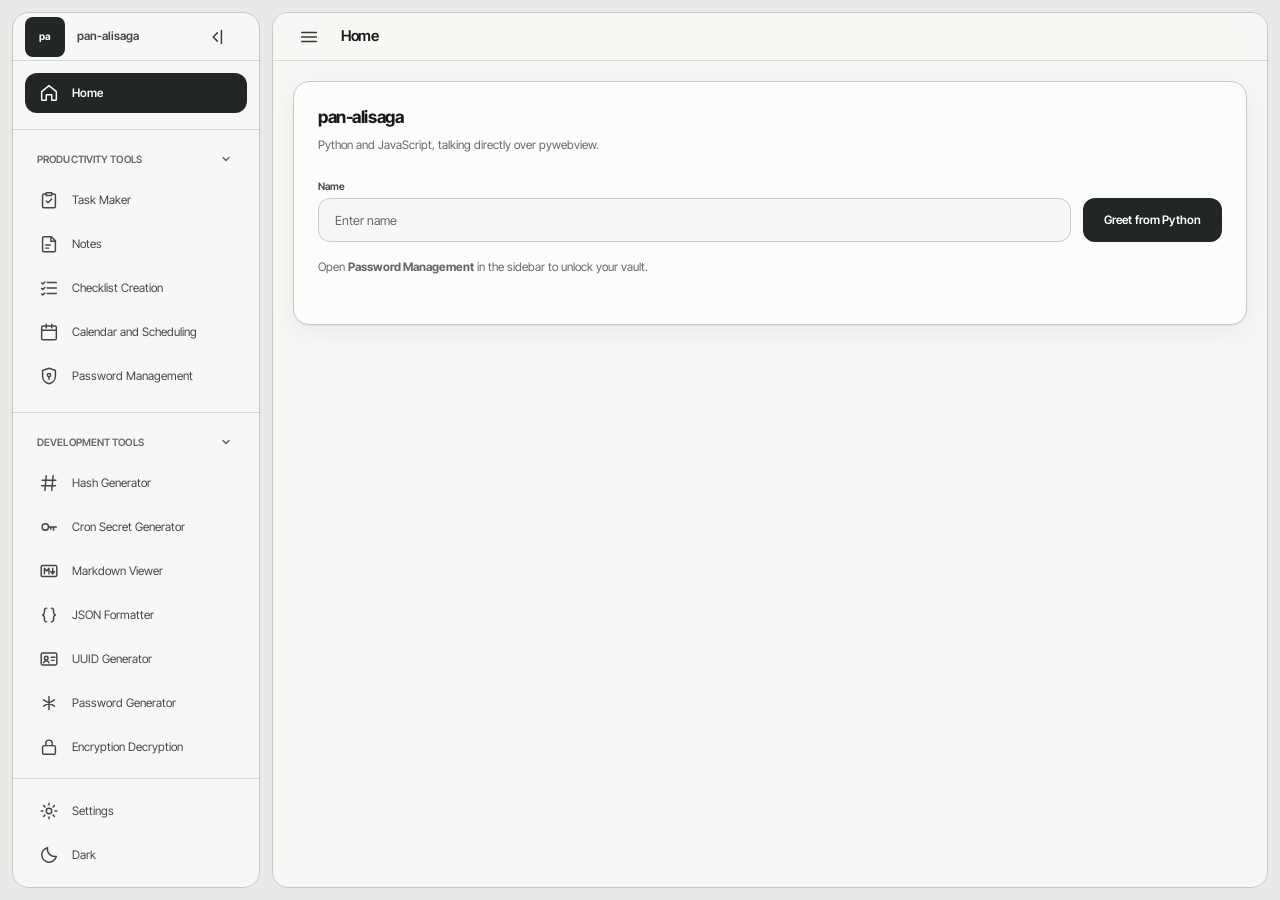
<file: frontend/index.html>
<!DOCTYPE html>
<html lang="en" data-theme="light">
<head>
    <meta charset="UTF-8">
    <meta name="viewport" content="width=device-width, initial-scale=1">
    <title>pan-alisaga</title>
    <link rel="icon" type="image/svg+xml" href="favicon.svg">
    <link rel="stylesheet" href="css/fonts.css">
    <link rel="stylesheet" href="css/tokens.css">
    <link rel="stylesheet" href="css/base.css">
    <link rel="stylesheet" href="css/layout.css">
    <link rel="stylesheet" href="css/components/sidebar.css">
    <link rel="stylesheet" href="css/components/button.css">
    <link rel="stylesheet" href="css/components/card.css">
    <link rel="stylesheet" href="css/components/field.css">
    <link rel="stylesheet" href="css/components/calendar.css">
    <link rel="stylesheet" href="css/components/vault.css">
    <link rel="stylesheet" href="css/components/notes.css">
    <link rel="stylesheet" href="css/components/checklist.css">
    <link rel="stylesheet" href="css/components/dialog.css">
    <link rel="stylesheet" href="css/components/tasks.css">
</head>
<body>
    <div class="app" id="app" data-nav="rail" data-nav-open="false">

        <aside class="sidebar" id="sidebar" aria-label="Main">
            <div class="sidebar__header">
                <span class="sidebar__mark" aria-hidden="true">pa</span>
                <span class="sidebar__brand">pan-alisaga</span>
                <button class="icon-btn sidebar__collapse" type="button" id="sidebarCollapse"
                        aria-label="Minimise sidebar" title="Minimise sidebar">
                    <svg class="icon-btn__glyph" viewBox="0 0 24 24" fill="none" stroke="currentColor" stroke-width="1.6" stroke-linecap="round" stroke-linejoin="round" aria-hidden="true">
                        <path d="M14.5 7.5L10 12l4.5 4.5"/>
                        <path d="M19 5v14"/>
                    </svg>
                </button>
            </div>

            <nav class="sidebar__nav" id="nav" aria-label="Tools"></nav>

            <div class="sidebar__footer">
                <div id="navFooter"></div>
                <button class="nav-item" type="button" id="themeToggle" data-theme-toggle title="Toggle theme">
                    <svg class="nav-item__icon" viewBox="0 0 24 24" fill="none" stroke="currentColor" stroke-width="1.6" stroke-linecap="round" stroke-linejoin="round" aria-hidden="true">
                        <path d="M20 13.5A8 8 0 0 1 10.5 4a8 8 0 1 0 9.5 9.5z"/>
                    </svg>
                    <span class="nav-item__label" data-theme-label>Dark</span>
                </button>
            </div>
        </aside>

        <div class="scrim" id="scrim"></div>

        <div class="shell">
            <header class="app-bar">
                <button class="icon-btn" type="button" id="navToggle" aria-label="Toggle navigation" aria-expanded="false">
                    <svg class="icon-btn__glyph" viewBox="0 0 24 24" fill="none" stroke="currentColor" stroke-width="1.6" stroke-linecap="round" aria-hidden="true">
                        <path d="M4 7h16M4 12h16M4 17h16"/>
                    </svg>
                </button>
                <h1 class="app-bar__title" id="viewTitle">Home</h1>
            </header>

            <main class="content">
                <div class="content__inner">

                    <section class="view" data-view="home">
                        <div class="card">
                            <h2 class="card__title">pan-alisaga</h2>
                            <p class="card__subtitle">Python and JavaScript, talking directly over pywebview.</p>
                            <div class="field">
                                <label class="label" for="nameInput">Name</label>
                                <div class="field__row">
                                    <input id="nameInput" class="input" placeholder="Enter name" />
                                    <button id="greetBtn" class="btn btn--primary" type="button">Greet from Python</button>
                                </div>
                            </div>
                            <p id="output" class="output" hidden></p>
                            <p class="card__subtitle" style="margin-top:16px">
                                Open <strong>Password Management</strong> in the sidebar to unlock your vault.
                            </p>
                        </div>
                    </section>

                    <section class="view" data-view="tool" hidden></section>

                    <section class="view" data-view="settings" hidden>
                        <div class="card">
                            <h2 class="card__title">Appearance</h2>
                            <p class="card__subtitle">The switch drives tokens on the root element.</p>
                            <div class="setting">
                                <div class="setting__text">
                                    <div class="setting__label">Theme</div>
                                    <div class="setting__hint">Swaps the data-theme token set.</div>
                                </div>
                                <button class="btn btn--ghost" type="button" data-theme-toggle>
                                    <span data-theme-label>Dark</span>
                                </button>
                            </div>
                        </div>
                    </section>

                </div>
            </main>
        </div>
    </div>

    <div class="toasts" id="toasts"></div>

    <!-- Classic scripts in dependency order. Views are loaded only once ported
         to this pywebview build; unported tools show the router's "Not built
         yet" placeholder. -->
    <script src="js/focus.js"></script>
    <script src="js/theme.js"></script>
    <script src="js/tools.js"></script>
    <script src="js/nav.js"></script>
    <script src="js/sidebar.js"></script>
    <script src="js/card-menu.js"></script>
    <script src="js/dialog.js"></script>
    <script src="js/notes-app.js"></script>
    <script src="js/router.js"></script>
    <script src="js/bridge.js"></script>
    <script src="js/toast.js"></script>
    <script src="js/views/passwords.js"></script>
    <script src="js/views/calendar.js"></script>
    <script src="js/checklist-app.js"></script>
    <script src="js/tasks-app.js"></script>
    <script src="js/app.js"></script>
</body>
</html>
</file>
<file: frontend/css/fonts.css>
/* Inter Tight, bundled locally rather than pulled from a CDN so the app
   renders identically offline. One variable file per subset covers 400-700,
   so no separate bold face is needed. */

@font-face {
  font-family: "Inter Tight";
  font-style: normal;
  font-weight: 400 700;
  font-display: swap;
  src: url("../assets/fonts/inter-tight-latin.woff2") format("woff2");
  unicode-range: U+0000-00FF, U+0131, U+0152-0153, U+02BB-02BC, U+02C6, U+02DA, U+02DC,
    U+0304, U+0308, U+0329, U+2000-206F, U+20AC, U+2122, U+2191, U+2193,
    U+2212, U+2215, U+FEFF, U+FFFD;
}

@font-face {
  font-family: "Inter Tight";
  font-style: normal;
  font-weight: 400 700;
  font-display: swap;
  src: url("../assets/fonts/inter-tight-latin-ext.woff2") format("woff2");
  unicode-range: U+0100-02BA, U+02BD-02C5, U+02C7-02CC, U+02CE-02D7, U+02DD-02FF, U+0304,
    U+0308, U+0329, U+1D00-1DBF, U+1E00-1E9F, U+1EF2-1EFF, U+2020, U+20A0-20AB,
    U+20AD-20C0, U+2113, U+2C60-2C7F, U+A720-A7FF;
}
</file>
<file: frontend/css/tokens.css>
:root {
  color-scheme: light;

  /* Neutral primitives */
  --sg-white: #ffffff;
  --sg-gray-025: #fcfcfa;
  --sg-gray-050: #f7f8f5;
  --sg-gray-075: #f2f3f0;
  --sg-gray-100: #e9ebe7;
  --sg-gray-200: #d7dbd5;
  --sg-gray-300: #bec4bd;
  --sg-gray-400: #9ca59e;
  --sg-gray-500: #747d77;
  --sg-gray-600: #555d58;
  --sg-gray-700: #3b413d;
  --sg-gray-800: #252a27;
  --sg-gray-900: #161a18;

  /* Functional primitives */
  --sg-blue-100: #dce9ff;
  --sg-blue-600: #175fc2;
  --sg-blue-700: #104b9d;
  --sg-green-100: #dceee3;
  --sg-green-700: #286342;
  --sg-amber-100: #f5e8c5;
  --sg-amber-800: #6b4b08;
  --sg-red-100: #f8dfdd;
  --sg-red-700: #a33731;

  /* Semantic color tokens — default light theme */
  --color-canvas: #e8eae7;
  --color-surface: #f7f8f5;
  --color-surface-raised: #fcfcfa;
  --color-surface-sunken: #eceeea;
  --color-surface-glass: rgba(247, 248, 245, 0.88);
  --color-surface-inverse: #232724;

  --color-text: #171a18;
  --color-text-secondary: #414844;
  --color-text-muted: #626a65;
  --color-text-inverse: #f8faf7;
  --color-icon: #343a36;
  --color-icon-muted: #69716c;

  --color-border: #c5cbc5;
  --color-border-strong: #9ea7a0;
  --color-divider: #d5dad5;

  --color-action: #232724;
  --color-action-hover: #343a36;
  --color-action-pressed: #111412;
  --color-action-text: #ffffff;
  --color-focus: #175fc2;
  --color-selection: #dce9ff;
  --color-selection-text: #10294d;

  --color-success-surface: var(--sg-green-100);
  --color-success-text: var(--sg-green-700);
  --color-warning-surface: var(--sg-amber-100);
  --color-warning-text: var(--sg-amber-800);
  --color-danger-surface: var(--sg-red-100);
  --color-danger-text: var(--sg-red-700);
  --color-info-surface: var(--sg-blue-100);
  --color-info-text: var(--sg-blue-700);

  /* Typography — deliberately larger than compact dashboard defaults */
  --font-family-ui: "Inter Tight", "Segoe UI Variable", "Segoe UI", Inter, Roboto, Helvetica, Arial, sans-serif;
  --font-family-mono: "Cascadia Code", "SFMono-Regular", Consolas, monospace;
  --text-scale: 1;
  --root-font-size: 12.5px;
  --font-size-xs: 0.8125rem;
  --font-size-sm: 0.9375rem;
  --font-size-md: 1rem;
  --font-size-lg: 1.1875rem;
  --font-size-xl: 1.375rem;
  --font-size-2xl: 1.75rem;
  --font-size-3xl: 2.25rem;
  --line-height-tight: 1.2;
  --line-height-heading: 1.3;
  --line-height-body: 1.55;
  --font-weight-regular: 400;
  --font-weight-medium: 600;
  --font-weight-bold: 700;
  --letter-spacing-tight: -0.025em;
  --letter-spacing-label: 0.01em;

  /* Spacing */
  --space-1: 4px;
  --space-2: 8px;
  --space-3: 12px;
  --space-4: 16px;
  --space-5: 20px;
  --space-6: 24px;
  --space-8: 32px;
  --space-10: 40px;
  --space-12: 48px;

  /* Shape and component sizing */
  --radius-sm: 8px;
  --radius-md: 12px;
  --radius-lg: 16px;
  --radius-xl: 22px;
  --radius-pill: 999px;
  --control-height-sm: 40px;
  --control-height-md: 44px;
  --control-height-lg: 48px;
  --icon-size-sm: 18px;
  --icon-size-md: 22px;
  --sidebar-width: 248px;
  --content-max-width: 1440px;

  /* Borders, elevation, glass */
  --border-width: 1px;
  --focus-ring-width: 3px;
  --shadow-card: 0 1px 2px rgba(18, 23, 20, 0.06), 0 8px 24px rgba(18, 23, 20, 0.05);
  --shadow-float: 0 16px 42px rgba(18, 23, 20, 0.14);
  --backdrop-blur: 18px;

  /* Motion */
  --duration-fast: 120ms;
  --duration-normal: 180ms;
  --ease-standard: cubic-bezier(0.2, 0, 0, 1);
}

:root[data-theme="dark"] {
  color-scheme: dark;
  --color-canvas: #1c211e;
  --color-surface: #242a26;
  --color-surface-raised: #2c322e;
  --color-surface-sunken: #191d1b;
  --color-surface-glass: rgba(36, 42, 38, 0.9);
  --color-surface-inverse: #f1f4f0;
  --color-text: #f2f5f1;
  --color-text-secondary: #d2d8d3;
  --color-text-muted: #abb4ad;
  --color-text-inverse: #171a18;
  --color-icon: #e0e5e1;
  --color-icon-muted: #aeb7b0;
  --color-border: #4e5851;
  --color-border-strong: #707c73;
  --color-divider: #414a44;
  --color-action: #eef2ed;
  --color-action-hover: #ffffff;
  --color-action-pressed: #d9dfda;
  --color-action-text: #171a18;
  --color-focus: #83b2ff;
  --color-selection: #244f83;
  --color-selection-text: #f3f7ff;
  --color-success-surface: #243d2e;
  --color-success-text: #a9ddb9;
  --color-warning-surface: #493b1e;
  --color-warning-text: #f2d58b;
  --color-danger-surface: #4a2927;
  --color-danger-text: #f0aaa5;
  --color-info-surface: #263a55;
  --color-info-text: #b8d3ff;
  --shadow-card: 0 1px 2px rgba(0, 0, 0, 0.24), 0 10px 28px rgba(0, 0, 0, 0.2);
  --shadow-float: 0 18px 44px rgba(0, 0, 0, 0.34);
}

:root[data-contrast="high"] {
  --color-text-secondary: var(--color-text);
  --color-text-muted: var(--color-text-secondary);
  --color-border: var(--color-border-strong);
  --border-width: 2px;
}
</file>
<file: frontend/css/base.css>
/* Reset and element defaults.
   Target: Chromium 83 (QtWebEngine 5.15) — no flex gap, no logical
   properties, no :focus-visible, no inset shorthand, no :is(). */

*,
*::before,
*::after {
  box-sizing: border-box;
}

[hidden] {
  display: none !important;
}

html {
  /* Makes every rem-based type token scale with --text-scale. */
  font-size: calc(var(--root-font-size) * var(--text-scale));
}

body {
  margin: 0;
  height: 100vh;
  overflow: hidden;
  background: var(--color-canvas);
  color: var(--color-text);
  font-family: var(--font-family-ui);
  font-size: var(--font-size-md);
  font-weight: var(--font-weight-regular);
  line-height: var(--line-height-body);
  -webkit-font-smoothing: antialiased;
}

h1, h2, h3, p {
  margin: 0;
}

::selection {
  background: var(--color-selection);
  color: var(--color-selection-text);
}

/* :focus-visible does not exist in Chromium 83, so the ring is gated on
   input modality instead (see scripts/focus.js): keyboard navigation shows
   it, mouse clicks do not. */
:focus {
  outline: var(--focus-ring-width) solid var(--color-focus);
  outline-offset: 2px;
}

[data-input="pointer"] :focus {
  outline: none;
}

::-webkit-scrollbar {
  width: var(--space-3);
  height: var(--space-3);
}

::-webkit-scrollbar-thumb {
  background: var(--color-border);
  border-radius: var(--radius-pill);
  border: var(--space-1) solid transparent;
  background-clip: padding-box;
}

::-webkit-scrollbar-thumb:hover {
  background: var(--color-border-strong);
  background-clip: padding-box;
}

::-webkit-scrollbar-track {
  background: transparent;
}

@media (prefers-reduced-motion: reduce) {
  * {
    transition-duration: 0ms !important;
  }
}
</file>
<file: frontend/css/layout.css>
/* App shell, card style: the sidebar and the content pane are separate
   outlined cards floating on the canvas, with a gutter between them.
   Every border uses --border-width so the whole shell stays consistent. */

.app {
  /* Rail width is derived from tokens, not a literal. */
  --rail-width: calc(var(--control-height-sm) + var(--space-3) * 2);
  --shell-gutter: var(--space-3);
  display: flex;
  height: 100vh;
  padding: var(--shell-gutter);
  background: var(--color-canvas);
  overflow: hidden;
}

.shell {
  flex: 1;
  /* min-width:0 stops long content from forcing the sidebar to shrink. */
  min-width: 0;
  display: flex;
  flex-direction: column;
  background: var(--color-surface);
  border: var(--border-width) solid var(--color-border);
  border-radius: var(--radius-lg);
  /* Clips the app bar and scroll area to the card's rounded corners. */
  overflow: hidden;
}

/* ---------- App bar ---------- */

.app-bar {
  flex-shrink: 0;
  display: flex;
  align-items: center;
  height: var(--control-height-lg);
  padding: 0 var(--space-4);
  background: var(--color-surface-glass);
  backdrop-filter: blur(var(--backdrop-blur));
  border-bottom: var(--border-width) solid var(--color-divider);
}

.app-bar__title {
  flex: 1;
  min-width: 0;
  overflow: hidden;
  text-overflow: ellipsis;
  white-space: nowrap;
  font-size: var(--font-size-lg);
  font-weight: var(--font-weight-medium);
  line-height: var(--line-height-tight);
  letter-spacing: var(--letter-spacing-tight);
}

/* Flex gap is unsupported in Chromium 83; grid gap works, so action rows
   are grids and everything else uses margins. */
.app-bar__actions {
  display: grid;
  grid-auto-flow: column;
  align-items: center;
  gap: var(--space-2);
  margin-left: var(--space-4);
}

/* ---------- Content ---------- */

.content {
  flex: 1;
  overflow-y: auto;
  overflow-x: hidden;
  padding: var(--space-5);
}

.content__inner {
  width: 100%;
  max-width: var(--content-max-width);
  margin: 0 auto;
}

/* ---------- Responsive modes ----------
   full    >= 1000px      full-width sidebar with labels
   rail    < 1000px       icon-only rail (the 720x480 minimum lands here)
   overlay < 700px wide or <= 420px tall   off-canvas drawer + scrim
   JS sets data-nav on .app; these rules describe each state. */

.scrim {
  position: fixed;
  top: 0;
  right: 0;
  bottom: 0;
  left: 0;
  z-index: 30;
  background: var(--color-surface-inverse);
  opacity: 0;
  visibility: hidden;
  transition: opacity var(--duration-normal) var(--ease-standard),
    visibility var(--duration-normal) var(--ease-standard);
}

.app[data-nav="overlay"][data-nav-open="true"] .scrim {
  opacity: 0.45;
  visibility: visible;
}

/* Short windows get a tighter gutter and content rhythm. */
@media (max-height: 540px) {
  .app {
    --shell-gutter: var(--space-2);
  }

  .content {
    padding: var(--space-4);
  }
}
</file>
<file: frontend/css/components/sidebar.css>
.sidebar {
  flex-shrink: 0;
  width: var(--sidebar-width);
  display: flex;
  flex-direction: column;
  margin-right: var(--shell-gutter);
  background: var(--color-surface);
  border: var(--border-width) solid var(--color-border);
  border-radius: var(--radius-lg);
  overflow: hidden;
  transition: width var(--duration-normal) var(--ease-standard);
}

.sidebar__header {
  flex-shrink: 0;
  display: flex;
  align-items: center;
  height: var(--control-height-lg);
  padding: 0 var(--space-3);
  border-bottom: var(--border-width) solid var(--color-divider);
}

.sidebar__mark {
  flex-shrink: 0;
  display: flex;
  align-items: center;
  justify-content: center;
  width: var(--control-height-sm);
  height: var(--control-height-sm);
  background: var(--color-surface-inverse);
  color: var(--color-text-inverse);
  font-size: var(--font-size-xs);
  font-weight: var(--font-weight-bold);
  letter-spacing: var(--letter-spacing-label);
  border-radius: var(--radius-sm);
}

.sidebar__brand {
  margin-left: var(--space-3);
  overflow: hidden;
  text-overflow: ellipsis;
  white-space: nowrap;
  font-size: var(--font-size-sm);
  font-weight: var(--font-weight-medium);
  color: var(--color-text-secondary);
}

.sidebar__nav {
  flex: 1;
  overflow-y: auto;
  overflow-x: hidden;
  padding: var(--space-3);
}

.sidebar__footer {
  flex-shrink: 0;
  padding: var(--space-3);
  border-top: var(--border-width) solid var(--color-divider);
}

/* ---------- Nav items ---------- */

.nav-item {
  display: flex;
  align-items: center;
  width: 100%;
  height: var(--control-height-sm);
  padding: 0 var(--space-3);
  background: transparent;
  color: var(--color-text-secondary);
  font-family: inherit;
  font-size: var(--font-size-sm);
  font-weight: var(--font-weight-regular);
  text-align: left;
  border: var(--border-width) solid transparent;
  border-radius: var(--radius-md);
  cursor: pointer;
  transition: background var(--duration-fast) var(--ease-standard),
    color var(--duration-fast) var(--ease-standard);
}

.nav-item + .nav-item {
  margin-top: var(--space-1);
}

.nav-item:hover {
  background: var(--color-surface-sunken);
  color: var(--color-text);
}

.nav-item[aria-current="page"] {
  background: var(--color-surface-inverse);
  color: var(--color-text-inverse);
  font-weight: var(--font-weight-medium);
}

.nav-item__icon {
  flex-shrink: 0;
  width: var(--icon-size-md);
  height: var(--icon-size-md);
  margin-right: var(--space-3);
}

.nav-item__label {
  overflow: hidden;
  text-overflow: ellipsis;
  white-space: nowrap;
}

/* ---------- Rail ---------- */

.app[data-nav="rail"] .sidebar {
  width: var(--rail-width);
}

.app[data-nav="rail"] .sidebar__brand,
.app[data-nav="rail"] .nav-item__label {
  display: none;
}

.app[data-nav="rail"] .sidebar__header,
.app[data-nav="rail"] .nav-item {
  justify-content: center;
  padding: 0;
}

.app[data-nav="rail"] .nav-item__icon {
  margin-right: 0;
}

/* ---------- Overlay drawer ---------- */

.app[data-nav="overlay"] .sidebar {
  position: fixed;
  top: var(--shell-gutter);
  bottom: var(--shell-gutter);
  left: var(--shell-gutter);
  z-index: 40;
  width: var(--sidebar-width);
  max-width: 80vw;
  margin-right: 0;
  /* Slides past its own gutter so no sliver of card stays visible. */
  transform: translateX(calc(-100% - var(--shell-gutter)));
  box-shadow: var(--shadow-float);
  transition: transform var(--duration-normal) var(--ease-standard);
}

.app[data-nav="overlay"][data-nav-open="true"] .sidebar {
  transform: translateX(0);
}

/* ---------- Nav groups ---------- */

/* Each section opens with a rule that runs the full width of the sidebar.
   The negative inline margins cancel the nav's own padding so the line
   bleeds to both edges instead of floating inset; the padding is added
   back so the items inside stay aligned. */
.nav-group {
  margin-top: var(--space-4);
  margin-left: calc(var(--space-3) * -1);
  margin-right: calc(var(--space-3) * -1);
  padding-top: var(--space-4);
  padding-left: var(--space-3);
  padding-right: var(--space-3);
  border-top: var(--border-width) solid var(--color-divider);
}

.nav-group__label {
  padding: 0 var(--space-3);
  margin-bottom: var(--space-2);
  font-size: var(--font-size-xs);
  font-weight: var(--font-weight-medium);
  letter-spacing: var(--letter-spacing-label);
  text-transform: uppercase;
  color: var(--color-text-muted);
}

/* In rail mode there is no room for a caption, so groups are separated by
   a rule instead. */
.app[data-nav="rail"] .nav-group__label {
  display: none;
}

.app[data-nav="rail"] .nav-group {
  margin-top: var(--space-3);
  padding-top: var(--space-3);
}

/* Settings sits above the theme toggle in the footer. */
#navFooter .nav-item {
  margin-bottom: var(--space-1);
}

/* ---------- Collapse controls ---------- */

.sidebar__collapse {
  margin-left: auto;
  margin-right: 0;
}

/* In rail mode the panel is already minimised, and there is no room for the
   chevron beside the mark - the app-bar button brings it back. */
.app[data-nav="rail"] .sidebar__collapse,
.app[data-nav="overlay"] .sidebar__collapse {
  display: none;
}

/* Section headers are buttons now, so they carry no default button styling. */
.nav-group__label {
  display: flex;
  align-items: center;
  justify-content: space-between;
  width: 100%;
  padding: var(--space-1) var(--space-3);
  margin-bottom: var(--space-2);
  background: transparent;
  border: 0;
  font-family: inherit;
  font-size: var(--font-size-xs);
  font-weight: var(--font-weight-medium);
  letter-spacing: var(--letter-spacing-label);
  text-transform: uppercase;
  text-align: left;
  color: var(--color-text-muted);
  border-radius: var(--radius-sm);
  cursor: pointer;
}

.nav-group__label:hover {
  background: var(--color-surface-sunken);
  color: var(--color-text);
}

.nav-group__chevron {
  flex-shrink: 0;
  width: var(--icon-size-sm);
  height: var(--icon-size-sm);
  transition: transform var(--duration-fast) var(--ease-standard);
}

.nav-group.is-collapsed .nav-group__chevron {
  transform: rotate(-90deg);
}

.nav-group.is-collapsed .nav-group__items {
  display: none;
}

/* A collapsed section must not hide its icons in rail mode, where the
   header that would reopen it is not rendered. */
.app[data-nav="rail"] .nav-group.is-collapsed .nav-group__items {
  display: block;
}
</file>
<file: frontend/css/components/button.css>
.btn {
  display: inline-flex;
  align-items: center;
  justify-content: center;
  height: var(--control-height-md);
  padding: 0 var(--space-5);
  font-family: inherit;
  font-size: var(--font-size-sm);
  font-weight: var(--font-weight-medium);
  letter-spacing: var(--letter-spacing-label);
  white-space: nowrap;
  border: var(--border-width) solid transparent;
  border-radius: var(--radius-md);
  cursor: pointer;
  transition: background var(--duration-fast) var(--ease-standard),
    color var(--duration-fast) var(--ease-standard),
    border-color var(--duration-fast) var(--ease-standard);
}

.btn--primary {
  background: var(--color-action);
  color: var(--color-action-text);
}

.btn--primary:hover {
  background: var(--color-action-hover);
}

.btn--primary:active {
  background: var(--color-action-pressed);
}

.btn--ghost {
  height: var(--control-height-sm);
  padding: 0 var(--space-4);
  background: transparent;
  color: var(--color-text-secondary);
  border-color: var(--color-border);
}

.btn--ghost:hover {
  background: var(--color-surface-sunken);
  color: var(--color-text);
}

.btn--ghost[aria-pressed="true"] {
  background: var(--color-surface-inverse);
  color: var(--color-text-inverse);
  border-color: var(--color-surface-inverse);
}

/* Square icon-only button, used for the nav toggle in the app bar. */
.icon-btn {
  flex-shrink: 0;
  display: inline-flex;
  align-items: center;
  justify-content: center;
  width: var(--control-height-sm);
  height: var(--control-height-sm);
  margin-right: var(--space-3);
  padding: 0;
  background: transparent;
  color: var(--color-icon);
  border: var(--border-width) solid transparent;
  border-radius: var(--radius-md);
  cursor: pointer;
  transition: background var(--duration-fast) var(--ease-standard);
}

.icon-btn:hover {
  background: var(--color-surface-sunken);
}

.icon-btn__glyph {
  width: var(--icon-size-md);
  height: var(--icon-size-md);
}
</file>
<file: frontend/css/components/card.css>
.card {
  padding: var(--space-6);
  background: var(--color-surface-raised);
  border: var(--border-width) solid var(--color-border);
  border-radius: var(--radius-lg);
  box-shadow: var(--shadow-card);
}

.card + .card {
  margin-top: var(--space-5);
}

.card__title {
  font-size: var(--font-size-xl);
  font-weight: var(--font-weight-bold);
  line-height: var(--line-height-heading);
  letter-spacing: var(--letter-spacing-tight);
}

.card__subtitle {
  margin-top: var(--space-2);
  margin-bottom: var(--space-6);
  font-size: var(--font-size-sm);
  color: var(--color-text-muted);
}

/* Empty state */

.empty {
  display: flex;
  flex-direction: column;
  align-items: center;
  justify-content: center;
  padding: var(--space-10) var(--space-5);
  text-align: center;
  background: var(--color-surface-sunken);
  border: var(--border-width) dashed var(--color-border);
  border-radius: var(--radius-lg);
}

.empty__icon {
  width: var(--space-8);
  height: var(--space-8);
  margin-bottom: var(--space-4);
  color: var(--color-icon-muted);
}

.empty__text {
  font-size: var(--font-size-sm);
  color: var(--color-text-muted);
}

/* Settings rows */

.setting {
  display: flex;
  align-items: center;
  flex-wrap: wrap;
  padding: var(--space-4);
  background: var(--color-surface);
  border: var(--border-width) solid var(--color-border);
  border-radius: var(--radius-md);
}

.setting + .setting {
  margin-top: var(--space-3);
}

.setting__text {
  flex: 1;
  min-width: 12rem;
  margin-right: var(--space-4);
}

.setting__label {
  font-size: var(--font-size-md);
  font-weight: var(--font-weight-medium);
}

.setting__hint {
  font-size: var(--font-size-xs);
  color: var(--color-text-muted);
}
</file>
<file: frontend/css/components/field.css>
.field {
  display: block;
}

.label {
  display: block;
  margin-bottom: var(--space-2);
  font-size: var(--font-size-xs);
  font-weight: var(--font-weight-medium);
  letter-spacing: var(--letter-spacing-label);
  color: var(--color-text-secondary);
}

/* Grid rather than flex: grid gap works in Chromium 83, flex gap does not.
   Collapses to one column when the content column gets narrow. */
.field__row {
  display: grid;
  grid-template-columns: 1fr auto;
  gap: var(--space-3);
  align-items: center;
}

.input {
  width: 100%;
  min-width: 0;
  height: var(--control-height-md);
  padding: 0 var(--space-4);
  background: var(--color-surface);
  color: var(--color-text);
  font-family: inherit;
  font-size: var(--font-size-md);
  border: var(--border-width) solid var(--color-border);
  border-radius: var(--radius-md);
  transition: border-color var(--duration-fast) var(--ease-standard);
}

.input::placeholder {
  color: var(--color-text-muted);
}

.input:hover {
  border-color: var(--color-border-strong);
}

.input:focus {
  border-color: var(--color-focus);
}

.output {
  margin-top: var(--space-6);
  padding: var(--space-4) var(--space-5);
  background: var(--color-info-surface);
  color: var(--color-info-text);
  font-size: var(--font-size-lg);
  line-height: var(--line-height-tight);
  border: var(--border-width) solid var(--color-info-text);
  border-radius: var(--radius-md);
}

@media (max-width: 560px) {
  .field__row {
    grid-template-columns: 1fr;
  }
}
</file>
<file: frontend/css/components/calendar.css>
/* Calendar - Outlook/Teams style full-height views.

   Chromium 83 notes: grid gap works, flex gap does not, so rows that need
   spacing are grids or use margins. No :is(), no inset shorthand. */

/* The calendar takes over the content area instead of sitting in a card. */
.content.is-fullbleed {
  overflow: hidden;
  padding: var(--space-4);
}

.content.is-fullbleed .content__inner {
  height: 100%;
  max-width: none;
}

.content.is-fullbleed .view {
  height: 100%;
}

.cal {
  --cal-hour: 48px;          /* read by calendar.js when placing blocks */
  --cal-gutter: 60px;
  --cal-head: 54px;
  --cal-accent: var(--sg-blue-600);
  display: flex;
  flex-direction: column;
  height: 100%;
  min-height: 0;
}

/* ---------- Toolbar ---------- */

.cal__bar {
  flex-shrink: 0;
  display: flex;
  align-items: center;
  margin-bottom: var(--space-3);
}

.cal__steps {
  display: grid;
  grid-auto-flow: column;
  gap: var(--space-1);
  margin-left: var(--space-2);
}

.cal__title {
  margin-left: var(--space-4);
  font-size: var(--font-size-lg);
  font-weight: var(--font-weight-bold);
  line-height: var(--line-height-tight);
  letter-spacing: var(--letter-spacing-tight);
  white-space: nowrap;
  overflow: hidden;
  text-overflow: ellipsis;
}

.cal__new {
  margin-left: var(--space-2);
}

/* Segmented Day / Week / Month switcher. */
.seg {
  display: grid;
  grid-auto-flow: column;
  margin-left: auto;
  padding: 2px;
  background: var(--color-surface-sunken);
  border: var(--border-width) solid var(--color-border);
  border-radius: var(--radius-md);
}

.seg__btn {
  height: calc(var(--control-height-sm) - 8px);
  padding: 0 var(--space-4);
  background: transparent;
  color: var(--color-text-secondary);
  font-family: inherit;
  font-size: var(--font-size-xs);
  font-weight: var(--font-weight-medium);
  border: 0;
  border-radius: calc(var(--radius-md) - 3px);
  cursor: pointer;
  white-space: nowrap;
}

.seg__btn:hover {
  color: var(--color-text);
}

.seg__btn.is-active {
  background: var(--color-surface-raised);
  color: var(--color-text);
  box-shadow: var(--shadow-card);
}

.cal__body {
  flex: 1;
  min-height: 0;
  display: flex;
  flex-direction: column;
  background: var(--color-surface-raised);
  border: var(--border-width) solid var(--color-border);
  border-radius: var(--radius-lg);
  overflow: hidden;
}

.cal__error {
  flex-shrink: 0;
  margin-top: var(--space-2);
}

/* ---------- Time grid (day + week) ---------- */

.grid {
  display: flex;
  flex-direction: column;
  height: 100%;
  min-height: 0;
}

.grid__head,
.grid__allday {
  display: grid;
  grid-template-columns: var(--cal-gutter) repeat(var(--cal-days, 7), minmax(0, 1fr));
}

/* Both strips stay pinned while the hours scroll underneath. */
.grid__head {
  position: sticky;
  top: 0;
  z-index: 6;
  height: var(--cal-head);
  background: var(--color-surface-raised);
}

.grid__allday {
  position: sticky;
  top: var(--cal-head);
  z-index: 5;
}

.grid[data-days="1"] {
  --cal-days: 1;
}

.grid__head {
  border-bottom: var(--border-width) solid var(--color-divider);
}

.grid__corner {
  border-right: var(--border-width) solid var(--color-divider);
}

.grid__corner--allday {
  display: flex;
  align-items: center;
  justify-content: flex-end;
  padding-right: var(--space-2);
  font-size: 10px;
  text-transform: uppercase;
  letter-spacing: var(--letter-spacing-label);
  color: var(--color-text-muted);
}

.grid__day {
  padding: var(--space-2) var(--space-1);
  text-align: center;
  border-right: var(--border-width) solid var(--color-divider);
  cursor: pointer;
}

.grid__day:hover {
  background: var(--color-surface-sunken);
}

.grid__dayname {
  display: block;
  font-size: var(--font-size-xs);
  font-weight: var(--font-weight-medium);
  letter-spacing: var(--letter-spacing-label);
  text-transform: uppercase;
  color: var(--color-text-muted);
}

.grid__daynum {
  display: inline-block;
  min-width: 1.9rem;
  margin-top: 2px;
  padding: 2px 0;
  font-size: var(--font-size-lg);
  font-weight: var(--font-weight-medium);
  border-radius: var(--radius-pill);
}

.grid__day.is-today .grid__dayname {
  color: var(--cal-accent);
}

.grid__day.is-today .grid__daynum {
  background: var(--cal-accent);
  color: var(--sg-white);
}

/* All-day strip */

.grid__allday {
  min-height: 28px;
  border-bottom: var(--border-width) solid var(--color-divider);
  background: var(--color-surface);
}

.grid__alldaycell {
  padding: 3px;
  border-right: var(--border-width) solid var(--color-divider);
  cursor: pointer;
  overflow: hidden;
}

.allday-chip {
  display: block;
  margin-bottom: 2px;
  padding: 2px var(--space-2);
  background: var(--cal-accent);
  color: var(--sg-white);
  font-size: var(--font-size-xs);
  border-radius: var(--radius-sm);
  overflow: hidden;
  text-overflow: ellipsis;
  white-space: nowrap;
  cursor: pointer;
}

/* Scrolling hour area */

.grid__scroll {
  flex: 1;
  min-height: 0;
  overflow-y: auto;
  overflow-x: hidden;
}

.grid__body {
  display: grid;
  grid-template-columns: var(--cal-gutter) repeat(var(--cal-days, 7), minmax(0, 1fr));
}

.grid__gutter {
  border-right: var(--border-width) solid var(--color-divider);
}

.grid__hour {
  position: relative;
  height: var(--cal-hour);
}

.grid__hour span {
  position: absolute;
  top: -7px;
  right: var(--space-2);
  font-size: var(--font-size-xs);
  color: var(--color-text-muted);
  white-space: nowrap;
}

.grid__col {
  position: relative;
  height: calc(var(--cal-hour) * 24);
  border-right: var(--border-width) solid var(--color-divider);
  cursor: pointer;
  /* One repeating gradient draws all 24 hour lines - far cheaper than 24
     elements per column, and it scales with --cal-hour automatically. */
  background-image: repeating-linear-gradient(
    to bottom,
    var(--color-divider),
    var(--color-divider) 1px,
    transparent 1px,
    transparent var(--cal-hour)
  );
}

/* A neutral tint, not the accent: event blocks use the accent colour, and
   in Day view the whole grid is "today" - a blue column would swallow them. */
.grid__col.is-today {
  background-color: var(--color-surface-sunken);
}

/* Current time marker */

.grid__now {
  position: absolute;
  left: 0;
  right: 0;
  height: 2px;
  background: var(--sg-red-700);
  z-index: 3;
  pointer-events: none;
}

.grid__now::before {
  content: "";
  position: absolute;
  left: -4px;
  top: -3px;
  width: 8px;
  height: 8px;
  background: var(--sg-red-700);
  border-radius: var(--radius-pill);
}

/* Event blocks */

.ev {
  position: absolute;
  z-index: 2;
  padding: 3px var(--space-2);
  background: var(--color-info-surface);
  color: var(--color-info-text);
  border-left: 3px solid var(--cal-accent);
  border-radius: var(--radius-sm);
  overflow: hidden;
  cursor: pointer;
  transition: box-shadow var(--duration-fast) var(--ease-standard);
}

.ev:hover {
  box-shadow: var(--shadow-card);
  z-index: 4;
}

.ev__title {
  display: block;
  font-size: var(--font-size-xs);
  font-weight: var(--font-weight-medium);
  line-height: var(--line-height-tight);
  overflow: hidden;
  text-overflow: ellipsis;
  white-space: nowrap;
}

.ev__time {
  display: block;
  font-size: 10px;
  opacity: 0.85;
  white-space: nowrap;
  overflow: hidden;
}

/* A short block has room for one line only. */
.ev.is-compact {
  padding-top: 1px;
  padding-bottom: 1px;
}

.ev.is-compact .ev__time {
  display: none;
}

/* ---------- Month ---------- */

.month {
  display: flex;
  flex-direction: column;
  height: 100%;
  min-height: 0;
}

.month__head {
  flex-shrink: 0;
  display: grid;
  grid-template-columns: repeat(7, minmax(0, 1fr));
  border-bottom: var(--border-width) solid var(--color-divider);
}

.month__weekday {
  padding: var(--space-2) var(--space-3);
  font-size: var(--font-size-xs);
  font-weight: var(--font-weight-medium);
  letter-spacing: var(--letter-spacing-label);
  text-transform: uppercase;
  color: var(--color-text-muted);
}

.month__grid {
  flex: 1;
  min-height: 0;
  display: grid;
  grid-template-columns: repeat(7, minmax(0, 1fr));
  grid-template-rows: repeat(6, minmax(0, 1fr));
  overflow: hidden;
}

.month__cell {
  display: flex;
  flex-direction: column;
  min-height: 0;
  padding: var(--space-1);
  border-right: var(--border-width) solid var(--color-divider);
  border-bottom: var(--border-width) solid var(--color-divider);
  cursor: pointer;
  overflow: hidden;
}

.month__cell:hover {
  background: var(--color-surface-sunken);
}

.month__cell.is-outside {
  background: var(--color-surface);
  color: var(--color-text-muted);
}

.month__cell.is-selected {
  box-shadow: inset 0 0 0 2px var(--cal-accent);
}

.month__date {
  flex-shrink: 0;
  align-self: flex-start;
  min-width: 1.6rem;
  margin-bottom: 2px;
  padding: 1px 0;
  font-size: var(--font-size-xs);
  font-weight: var(--font-weight-medium);
  text-align: center;
  border-radius: var(--radius-pill);
}

.month__cell.is-today .month__date {
  background: var(--cal-accent);
  color: var(--sg-white);
}

.month__events {
  flex: 1;
  min-height: 0;
  overflow: hidden;
}

.month__chip {
  display: block;
  margin-bottom: 2px;
  padding: 1px var(--space-2);
  font-size: var(--font-size-xs);
  color: var(--color-text);
  border-left: 3px solid var(--cal-accent);
  border-radius: var(--radius-sm);
  background: var(--color-info-surface);
  overflow: hidden;
  text-overflow: ellipsis;
  white-space: nowrap;
  cursor: pointer;
}

.month__chip.is-allday {
  background: var(--cal-accent);
  color: var(--sg-white);
}

.month__chiptime {
  font-weight: var(--font-weight-medium);
}

.month__more {
  display: block;
  padding-left: var(--space-2);
  font-size: 10px;
  color: var(--color-text-muted);
  cursor: pointer;
}

.month__more:hover {
  color: var(--color-text);
  text-decoration: underline;
}

/* ---------- Event dialog ---------- */

.modal {
  position: fixed;
  top: 0;
  right: 0;
  bottom: 0;
  left: 0;
  z-index: 60;
  display: flex;
  align-items: center;
  justify-content: center;
  padding: var(--space-4);
  background: rgba(18, 23, 20, 0.45);
  overflow-y: auto;
}

.modal__card {
  width: 100%;
  max-width: 30rem;
  padding: var(--space-5);
  box-shadow: var(--shadow-float);
}

.modal__head {
  display: flex;
  align-items: center;
  justify-content: space-between;
  margin-bottom: var(--space-2);
}

.modal__title {
  font-size: var(--font-size-lg);
  font-weight: var(--font-weight-bold);
  line-height: var(--line-height-tight);
}

.modal__close {
  padding: 0 var(--space-1);
  background: transparent;
  color: var(--color-icon-muted);
  font-size: var(--font-size-xl);
  line-height: 1;
  border: 0;
  cursor: pointer;
}

.modal__close:hover {
  color: var(--color-text);
}

/* ---------- Form pieces ---------- */

.label {
  display: block;
  margin-top: var(--space-3);
  margin-bottom: var(--space-1);
}

.form-row {
  display: grid;
  grid-template-columns: minmax(0, 1fr);
  gap: var(--space-3);
}

.time-fields {
  display: grid;
  grid-template-columns: 1fr 1fr;
  gap: var(--space-3);
}

.checkbox {
  display: flex;
  align-items: center;
  margin-top: var(--space-3);
  font-size: var(--font-size-sm);
  color: var(--color-text-secondary);
  cursor: pointer;
}

.checkbox input {
  margin: 0 var(--space-2) 0 0;
}

.select,
.textarea {
  height: auto;
  min-height: var(--control-height-md);
  padding: var(--space-2) var(--space-3);
  font-family: inherit;
}

.textarea {
  resize: vertical;
  line-height: var(--line-height-body);
}

.form-actions {
  display: grid;
  grid-auto-flow: column;
  justify-content: start;
  gap: var(--space-2);
  margin-top: var(--space-5);
}

.form-error {
  margin-top: var(--space-3);
  padding: var(--space-2) var(--space-3);
  background: var(--color-danger-surface);
  color: var(--color-danger-text);
  font-size: var(--font-size-xs);
  border: var(--border-width) solid var(--color-danger-text);
  border-radius: var(--radius-sm);
}

.btn--sm {
  height: var(--control-height-sm);
  padding: 0 var(--space-3);
  font-size: var(--font-size-xs);
}

/* ---------- Narrow windows ---------- */

@media (max-width: 900px) {
  .cal {
    --cal-gutter: 46px;
  }

  .cal__title {
    margin-left: var(--space-3);
    font-size: var(--font-size-md);
  }

  .cal__new {
    display: none;        /* the New event button lives in the grid instead */
  }

  .seg__btn {
    padding: 0 var(--space-3);
  }
}

@media (max-width: 700px) {
  .content.is-fullbleed {
    padding: var(--space-2);
  }
}

/* ---------- Reminder toasts ---------- */

.toasts {
  position: fixed;
  right: var(--space-5);
  bottom: var(--space-5);
  z-index: 50;
  width: 21rem;
  max-width: calc(100vw - var(--space-8));
}

.toast {
  display: flex;
  align-items: flex-start;
  margin-top: var(--space-2);
  padding: var(--space-4);
  background: var(--color-surface-raised);
  border: var(--border-width) solid var(--color-border-strong);
  border-radius: var(--radius-lg);
  box-shadow: var(--shadow-float);
}

.toast__body {
  flex: 1;
  min-width: 0;
}

.toast__title {
  font-size: var(--font-size-sm);
  font-weight: var(--font-weight-bold);
}

.toast__message {
  margin-top: var(--space-1);
  font-size: var(--font-size-xs);
  color: var(--color-text-secondary);
  white-space: pre-line;
}

.toast__close {
  flex-shrink: 0;
  margin-left: var(--space-3);
  padding: 0 var(--space-1);
  background: transparent;
  color: var(--color-icon-muted);
  font-size: var(--font-size-lg);
  line-height: 1;
  border: 0;
  cursor: pointer;
}

.toast__close:hover {
  color: var(--color-text);
}

.cal__note {
  margin-top: var(--space-1);
  font-size: var(--font-size-xs);
  color: var(--color-text-muted);
  line-height: var(--line-height-body);
}

.month__repeat {
  opacity: 0.7;
}
</file>
<file: frontend/css/components/vault.css>
/* Password Management.
   Chromium 83: grid gap only, no flex gap. */

/* ---------- Gate (create / unlock) ---------- */

.vault-gate {
  display: flex;
  align-items: flex-start;
  justify-content: center;
  padding-top: var(--space-8);
}

.vault-gate__card {
  width: 100%;
  max-width: 26rem;
  padding: var(--space-6);
}

.vault-warn {
  margin-top: var(--space-4);
  padding: var(--space-3);
  background: var(--color-warning-surface);
  color: var(--color-warning-text);
  font-size: var(--font-size-xs);
  line-height: var(--line-height-body);
  border-radius: var(--radius-md);
}

/* ---------- Vault list ---------- */

.vault__bar {
  display: grid;
  grid-template-columns: minmax(0, 1fr) auto auto;
  gap: var(--space-2);
  align-items: center;
  margin-bottom: var(--space-4);
}

.vault__search {
  height: var(--control-height-sm);
}

.vault-note {
  margin-bottom: var(--space-3);
  padding: var(--space-2) var(--space-3);
  background: var(--color-success-surface);
  color: var(--color-success-text);
  font-size: var(--font-size-xs);
  border-radius: var(--radius-sm);
}

.vault-foot {
  margin-top: var(--space-4);
  font-size: var(--font-size-xs);
  color: var(--color-text-muted);
  text-align: center;
}

.cred-list {
  margin: 0;
  padding: 0;
  list-style: none;
}

.cred {
  display: flex;
  align-items: center;
  flex-wrap: wrap;
  padding: var(--space-3) var(--space-4);
  background: var(--color-surface-raised);
  border: var(--border-width) solid var(--color-border);
  border-radius: var(--radius-md);
}

.cred + .cred {
  margin-top: var(--space-2);
}

.cred__main {
  flex: 1;
  min-width: 12rem;
  margin-right: var(--space-3);
}

.cred__title {
  font-size: var(--font-size-sm);
  font-weight: var(--font-weight-medium);
}

.cred__meta {
  font-size: var(--font-size-xs);
  color: var(--color-text-muted);
  overflow: hidden;
  text-overflow: ellipsis;
}

.cred__empty {
  font-style: italic;
}

.cred__secret {
  margin-top: var(--space-2);
  padding: var(--space-1) var(--space-2);
  background: var(--color-surface-sunken);
  color: var(--color-text);
  font-family: var(--font-family-mono);
  font-size: var(--font-size-xs);
  border-radius: var(--radius-sm);
  word-break: break-all;
}

.cred__actions {
  display: grid;
  grid-auto-flow: column;
  gap: var(--space-1);
  margin-left: auto;
}

/* ---------- Password field row ---------- */

.pw-row {
  display: grid;
  grid-template-columns: minmax(0, 1fr) auto auto;
  gap: var(--space-2);
  align-items: center;
}

.pw-meter {
  height: 4px;
  margin-top: var(--space-2);
  background: var(--color-surface-sunken);
  border-radius: var(--radius-pill);
  overflow: hidden;
}

.pw-meter__bar {
  display: block;
  height: 100%;
  width: 0;
  background: var(--color-border-strong);
  border-radius: var(--radius-pill);
  transition: width var(--duration-normal) var(--ease-standard);
}

.pw-meter__bar.is-score-0,
.pw-meter__bar.is-score-1 {
  background: var(--sg-red-700);
}

.pw-meter__bar.is-score-2 {
  background: var(--sg-amber-800);
}

.pw-meter__bar.is-score-3,
.pw-meter__bar.is-score-4 {
  background: var(--sg-green-700);
}

.pw-meter__label {
  margin-top: var(--space-1);
  font-size: var(--font-size-xs);
  color: var(--color-text-muted);
}

@media (max-width: 700px) {
  .vault__bar {
    grid-template-columns: minmax(0, 1fr);
  }

  .cred__actions {
    margin-top: var(--space-2);
    margin-left: 0;
  }
}

/* ---------- Custom fields ---------- */

.opt {
  font-weight: var(--font-weight-regular);
  text-transform: none;
  letter-spacing: 0;
  color: var(--color-text-muted);
}

.cf-block {
  margin-top: var(--space-5);
  padding-top: var(--space-4);
  border-top: var(--border-width) solid var(--color-divider);
}

.cf-head {
  display: flex;
  align-items: center;
  justify-content: space-between;
}

.cf-head .label {
  margin: 0;
}

.cf-empty {
  margin-top: var(--space-2);
  font-size: var(--font-size-xs);
  color: var(--color-text-muted);
  line-height: var(--line-height-body);
}

.cf-row {
  display: grid;
  grid-template-columns: minmax(0, 1fr) minmax(0, 1.3fr) auto auto;
  gap: var(--space-2);
  align-items: center;
  margin-top: var(--space-2);
}

.cf-row .input {
  height: var(--control-height-sm);
}

.cf-hide {
  display: flex;
  align-items: center;
  font-size: var(--font-size-xs);
  color: var(--color-text-muted);
  white-space: nowrap;
  cursor: pointer;
}

.cf-hide input {
  margin: 0 var(--space-1) 0 0;
}

.cred__fields {
  margin: var(--space-2) 0 0;
  display: grid;
  grid-template-columns: auto minmax(0, 1fr);
  gap: var(--space-1) var(--space-3);
  font-size: var(--font-size-xs);
}

.cred__fields dt {
  color: var(--color-text-muted);
  white-space: nowrap;
}

.cred__fields dd {
  margin: 0;
  font-family: var(--font-family-mono);
  word-break: break-all;
}

@media (max-width: 700px) {
  .cf-row {
    grid-template-columns: minmax(0, 1fr) auto auto;
  }
}

.cf-lock {
  padding: 0 var(--space-1);
  background: var(--color-surface-sunken);
  color: var(--color-text-muted);
  font-size: 10px;
  text-transform: uppercase;
  letter-spacing: var(--letter-spacing-label);
  border-radius: var(--radius-sm);
}

.cf-hint {
  margin-top: var(--space-2);
  font-size: var(--font-size-xs);
  color: var(--color-text-muted);
  line-height: var(--line-height-body);
}

.cf-hint code {
  padding: 1px var(--space-1);
  background: var(--color-surface-sunken);
  font-family: var(--font-family-mono);
  font-size: 11px;
  border-radius: var(--radius-sm);
}

.cf-note {
  margin-top: var(--space-2);
  padding: var(--space-2) var(--space-3);
  background: var(--color-success-surface);
  color: var(--color-success-text);
  font-size: var(--font-size-xs);
  border-radius: var(--radius-sm);
}
</file>
<file: frontend/css/components/notes.css>
/* Notes gallery, detail view, add-note form, and search */

.notes-header {
  display: flex;
  justify-content: space-between;
  align-items: flex-start;
  gap: var(--space-4);
  margin-bottom: var(--space-5);
  flex-wrap: wrap;
}

.notes-header__actions {
  display: flex;
  gap: var(--space-3);
  align-items: center;
  width: 100%;
  max-width: 600px;
}

/* Search bar */
.notes-search {
  flex: 1;
  min-width: 180px;
  padding: 0 var(--space-3);
  height: var(--control-height-md);
  font-size: var(--font-size-md);
  border: var(--border-width) solid var(--color-border);
  border-radius: var(--radius-md);
  background: var(--color-surface-raised);
  color: var(--color-text);
  transition: border-color var(--duration-fast) var(--ease-standard);
}

.notes-search:focus {
  outline: none;
  border-color: var(--color-focus);
  box-shadow: 0 0 0 3px var(--color-selection);
}

.notes-search::placeholder {
  color: var(--color-text-muted);
}

/* Gallery */
.notes-gallery {
  display: grid;
  grid-template-columns: repeat(auto-fill, minmax(240px, 1fr));
  gap: var(--space-4);
  flex: 1;
  overflow-y: auto;
}

.notes-gallery.empty {
  display: flex;
  align-items: center;
  justify-content: center;
}

/* Note card */
.note-card {
  display: flex;
  flex-direction: column;
  padding: var(--space-4);
  background: var(--color-surface-raised);
  border: var(--border-width) solid var(--color-border);
  border-radius: var(--radius-md);
  cursor: pointer;
  transition: all var(--duration-normal) var(--ease-standard);
  text-decoration: none;
  color: inherit;
  position: relative;
}

.note-card:hover {
  background: var(--color-surface);
  border-color: var(--color-border-strong);
  box-shadow: var(--shadow-card);
}

.note-card:focus {
  outline: var(--focus-ring-width) solid var(--color-focus);
  outline-offset: 2px;
}

[data-input="pointer"] .note-card:focus {
  outline: none;
}

.note-card__header {
  display: flex;
  justify-content: space-between;
  align-items: flex-start;
  gap: var(--space-2);
  margin-bottom: var(--space-2);
}

.note-card__title {
  font-size: var(--font-size-md);
  font-weight: var(--font-weight-medium);
  overflow: hidden;
  text-overflow: ellipsis;
  white-space: nowrap;
  flex: 1;
  min-width: 0;
}

/* 3-dot menu button */
.note-card__menu-btn {
  flex-shrink: 0;
  width: 32px;
  height: 32px;
  padding: 0;
  background: transparent;
  border: none;
  color: var(--color-text-muted);
  cursor: pointer;
  border-radius: var(--radius-sm);
  display: flex;
  align-items: center;
  justify-content: center;
  transition: all var(--duration-fast) var(--ease-standard);
}

.note-card__menu-btn:hover {
  color: var(--color-text);
  background: var(--color-surface-sunken);
}

.note-card__menu-btn:focus {
  outline: var(--focus-ring-width) solid var(--color-focus);
  outline-offset: 2px;
}

.note-card__menu-btn svg {
  width: 20px;
  height: 20px;
}

/* Floating card menu (see scripts/card-menu.js): body-level, fixed, floats
   above the scrolling galleries so options are never clipped. */

.card-menu {
  position: fixed;
  z-index: 200;
  display: flex;
  flex-direction: column;
  min-width: 140px;
  max-height: calc(100vh - 16px);
  overflow-y: auto;
  background: var(--color-surface);
  border: var(--border-width) solid var(--color-border);
  border-radius: var(--radius-md);
  box-shadow: var(--shadow-card);
}

.card-menu[hidden] {
  display: none;
}

.card-menu__item {
  padding: var(--space-3) var(--space-4);
  background: none;
  border: none;
  border-bottom: var(--border-width) solid var(--color-divider);
  text-align: left;
  color: var(--color-text);
  cursor: pointer;
  font-size: var(--font-size-sm);
  font-family: inherit;
  white-space: nowrap;
  transition: background-color var(--duration-fast) var(--ease-standard);
}

.card-menu__item:last-child {
  border-bottom: none;
}

.card-menu__item:hover {
  background: var(--color-surface-sunken);
}

.card-menu__item:focus {
  outline: var(--focus-ring-width) solid var(--color-focus);
  outline-offset: -2px;
}

.card-menu__item--danger {
  color: var(--color-danger-text);
}

.card-menu__item--danger:hover {
  background: var(--color-danger-surface);
}

/* Legacy in-card menus are no longer rendered; keep the selectors hidden
   in case an old cached page still emits the markup. */

.note-card__menu,
.checklist-card__menu {
  display: none !important;
}


.note-card__preview {
  font-size: var(--font-size-sm);
  color: var(--color-text-secondary);
  line-height: var(--line-height-body);
  margin-bottom: var(--space-3);
  display: -webkit-box;
  -webkit-line-clamp: 3;
  -webkit-box-orient: vertical;
  overflow: hidden;
  min-height: 3.5em;
  word-break: break-word;
}

.note-card__dates {
  font-size: var(--font-size-xs);
  color: var(--color-text-muted);
  margin-top: auto;
  padding-top: var(--space-3);
  border-top: var(--border-width) solid var(--color-divider);
}

.note-card__date {
  display: flex;
  justify-content: space-between;
  margin-bottom: var(--space-1);
}

.note-card__date:last-child {
  margin-bottom: 0;
}

/* Detail view */
.note-detail {
  display: flex;
  flex-direction: column;
  gap: var(--space-5);
}

.note-detail__header {
  display: flex;
  gap: var(--space-3);
  align-items: flex-start;
  padding-bottom: var(--space-4);
  border-bottom: var(--border-width) solid var(--color-divider);
}

.note-detail__title-wrapper {
  flex: 1;
  min-width: 0;
}

.note-detail__title {
  font-size: var(--font-size-2xl);
  font-weight: var(--font-weight-medium);
  word-break: break-word;
  margin: 0;
}

.note-detail__actions {
  display: flex;
  gap: var(--space-2);
  flex-shrink: 0;
}

.note-detail__image {
  max-width: 100%;
  max-height: 400px;
  border-radius: var(--radius-md);
  margin-top: var(--space-3);
}

.note-detail__content {
  font-size: var(--font-size-md);
  line-height: var(--line-height-body);
  color: var(--color-text);
  white-space: pre-wrap;
  word-break: break-word;
  margin: 0;
}

.note-detail__footer {
  padding-top: var(--space-4);
  border-top: var(--border-width) solid var(--color-divider);
}

.note-detail__date {
  font-size: var(--font-size-sm);
  color: var(--color-text-secondary);
  margin: 0 0 var(--space-2) 0;
}

.note-detail__date:last-child {
  margin-bottom: 0;
}

/* Add/Edit note form */
.note-form {
  display: flex;
  flex-direction: column;
  gap: var(--space-5);
}

.note-form__title {
  font-size: var(--font-size-lg);
  font-weight: var(--font-weight-medium);
  margin-bottom: var(--space-2);
}

.note-form__content {
  display: flex;
  flex-direction: column;
  gap: var(--space-3);
}

.note-form__textarea-wrapper {
  display: flex;
  flex-direction: column;
  gap: var(--space-2);
}

.note-form__textarea {
  min-height: 200px;
  padding: var(--space-3);
  font-family: var(--font-family-ui);
  font-size: var(--font-size-md);
  line-height: var(--line-height-body);
  border: var(--border-width) solid var(--color-border);
  border-radius: var(--radius-md);
  background: var(--color-surface-raised);
  color: var(--color-text);
  resize: vertical;
  transition: border-color var(--duration-fast) var(--ease-standard);
}

.note-form__textarea:focus {
  outline: none;
  border-color: var(--color-focus);
  box-shadow: 0 0 0 3px var(--color-selection);
}

.note-form__image-upload {
  display: flex;
  flex-direction: column;
  gap: var(--space-2);
}

.note-form__file-input {
  display: none;
}

.note-form__image-preview {
  display: none;
  max-width: 100%;
  max-height: 300px;
  border-radius: var(--radius-md);
  margin-top: var(--space-2);
}

.note-form__image-preview.visible {
  display: block;
}

.note-form__actions {
  display: flex;
  gap: var(--space-3);
  flex-direction: row;
  padding-top: var(--space-4);
  border-top: var(--border-width) solid var(--color-divider);
}

/* Responsive */
@media (max-width: 560px) {
  .notes-header {
    flex-direction: column;
  }

  .notes-header__actions {
    width: 100%;
  }

  .notes-search {
    flex: 1;
    min-width: auto;
  }

  .notes-gallery {
    grid-template-columns: 1fr;
  }

  .note-form__actions {
    flex-direction: column-reverse;
  }

  .note-detail__header {
    flex-direction: column;
  }

  .note-detail__actions {
    width: 100%;
  }

  .note-detail__actions .btn {
    flex: 1;
  }
}
</file>
<file: frontend/css/components/checklist.css>
/* Checklist with drag handles, inline editing, and improved UX - FINAL */

.checklists-header {
  display: flex;
  justify-content: space-between;
  align-items: flex-start;
  gap: var(--space-4);
  margin-bottom: var(--space-5);
}

.checklists-gallery {
  display: grid;
  grid-template-columns: repeat(auto-fill, minmax(240px, 1fr));
  gap: var(--space-4);
  flex: 1;
  overflow-y: auto;
}

.checklists-gallery.empty {
  display: flex;
  align-items: center;
  justify-content: center;
}

/* Checklist card */
.checklist-card {
  display: flex;
  flex-direction: column;
  padding: var(--space-4);
  background: var(--color-surface-raised);
  border: var(--border-width) solid var(--color-border);
  border-radius: var(--radius-md);
  cursor: pointer;
  transition: all var(--duration-normal) var(--ease-standard);
  text-decoration: none;
  color: inherit;
  position: relative;
}

.checklist-card:hover {
  background: var(--color-surface);
  border-color: var(--color-border-strong);
  box-shadow: var(--shadow-card);
}

.checklist-card__header {
  display: flex;
  justify-content: space-between;
  align-items: flex-start;
  gap: var(--space-2);
  margin-bottom: var(--space-3);
}

.checklist-card__title {
  font-size: var(--font-size-md);
  font-weight: var(--font-weight-medium);
  overflow: hidden;
  text-overflow: ellipsis;
  white-space: nowrap;
  flex: 1;
  min-width: 0;
}

.checklist-card__menu-btn {
  flex-shrink: 0;
  width: 32px;
  height: 32px;
  padding: 0;
  background: transparent;
  border: none;
  color: var(--color-text-muted);
  cursor: pointer;
  border-radius: var(--radius-sm);
  display: flex;
  align-items: center;
  justify-content: center;
  transition: all var(--duration-fast) var(--ease-standard);
}

.checklist-card__menu-btn:hover {
  color: var(--color-text);
  background: var(--color-surface-sunken);
}

.checklist-card__menu-btn svg {
  width: 20px;
  height: 20px;
}

/* Dropdown menus now render via the shared body-level floating menu
   (scripts/card-menu.js + notes.css .card-menu), so they are never clipped
   by the scrolling gallery. */

.checklist-card__stats {
  font-size: var(--font-size-xs);
  color: var(--color-text-muted);
}

.checklist-card__desc {
  font-size: var(--font-size-sm);
  color: var(--color-text-secondary);
  margin: 0 0 var(--space-2) 0;
  overflow: hidden;
  text-overflow: ellipsis;
  white-space: nowrap;
}

.checklist-card__meta {
  font-size: var(--font-size-xs);
  color: var(--color-text-muted);
  margin: 0;
}

/* Detail view */
.checklist-detail {
  display: flex;
  flex-direction: column;
  gap: var(--space-3);
}

.checklist-detail__header {
  display: flex;
  gap: var(--space-3);
  align-items: flex-start;
  padding-bottom: var(--space-3);
  border-bottom: var(--border-width) solid var(--color-divider);
}

.checklist-detail__title {
  font-size: var(--font-size-2xl);
  font-weight: var(--font-weight-medium);
  word-break: break-word;
  margin: 0;
  flex: 1;
}

.checklist-detail__description {
  font-size: var(--font-size-sm);
  color: var(--color-text-secondary);
  margin: 0;
}

.checklist-detail__actions {
  display: flex;
  gap: var(--space-2);
  flex-shrink: 0;
}

/* Progress */
.checklist-progress {
  display: flex;
  flex-direction: column;
  gap: var(--space-2);
}

.checklist-progress__bar {
  height: 8px;
  background: var(--color-surface-sunken);
  border-radius: var(--radius-pill);
  overflow: hidden;
}

.checklist-progress__bar::after {
  content: "";
  display: block;
  height: 100%;
  background: #000000;
  width: 0;
  transition: width var(--duration-normal) var(--ease-standard);
}

:root[data-theme="dark"] .checklist-progress__bar::after {
  background: #ffffff;
}

.checklist-progress__text {
  font-size: var(--font-size-sm);
  color: var(--color-text-secondary);
  margin: 0;
}

.checklist-items {
  display: flex;
  flex-direction: column;
  gap: var(--space-1);
  min-height: 44px;
  padding: var(--space-1);
  background: var(--color-surface-sunken);
  border-radius: var(--radius-md);
  flex: 0 1 auto;
  max-height: 320px;
  overflow-y: auto;
}

.checklist-empty {
  font-size: var(--font-size-sm);
  color: var(--color-text-muted);
  text-align: center;
  margin: 0;
}

.checklist-item {
  display: flex;
  align-items: center;
  gap: var(--space-1);
  padding: var(--space-1) var(--space-2);
  background: var(--color-surface);
  border: var(--border-width) solid var(--color-border);
  border-radius: var(--radius-md);
  transition: all var(--duration-fast) var(--ease-standard);
  min-height: 36px;
}

.checklist-item:hover {
  border-color: var(--color-border-strong);
  box-shadow: var(--shadow-card);
}

.checklist-item.completed {
  opacity: 0.6;
}

.checklist-item.completed .checklist-item__title {
  text-decoration: line-through;
  color: var(--color-text-muted);
}

/* Move up/down buttons: reorder by one slot, replacing the glitchy drag
   grip. Only rendered on saved rows (the unsaved temp row has no slot to
   move yet and omits them in JS). */

.checklist-item__move-up,
.checklist-item__move-down {
  flex-shrink: 0;
  width: 24px;
  height: 28px;
  padding: 0;
  background: transparent;
  border: none;
  color: var(--color-text-secondary);
  cursor: pointer;
  border-radius: var(--radius-sm);
  font-size: var(--font-size-md);
  line-height: 1;
  transition: all var(--duration-fast) var(--ease-standard);
}

.checklist-item__move-up:hover,
.checklist-item__move-down:hover {
  background: var(--color-surface-sunken);
  color: var(--color-text);
}

.checklist-item__move-up:disabled,
.checklist-item__move-down:disabled {
  opacity: 0.35;
  cursor: default;
}

.checklist-item__checkbox {
  flex-shrink: 0;
  width: 18px;
  height: 18px;
  cursor: pointer;
}

.checklist-item__checkbox:disabled {
  cursor: not-allowed;
  opacity: 0.5;
}

/* Title input (inline edit) */
.checklist-item__title {
  flex: 1;
  padding: var(--space-1) var(--space-2);
  font-size: var(--font-size-md);
  font-family: inherit;
  border: var(--border-width) solid transparent;
  border-radius: var(--radius-sm);
  background: transparent;
  color: var(--color-text);
  transition: all var(--duration-fast) var(--ease-standard);
  min-height: 0;
}

.checklist-item__title:hover {
  background: var(--color-surface-sunken);
}

.checklist-item__title:focus {
  outline: none;
  background: var(--color-surface-sunken);
  border-color: var(--color-focus);
}

.checklist-item__title::placeholder {
  color: var(--color-text-muted);
}

/* Delete button */
.checklist-item__delete {
  flex-shrink: 0;
  width: 32px;
  height: 32px;
  padding: 0;
  background: transparent;
  border: none;
  color: var(--color-danger-text);
  cursor: pointer;
  border-radius: var(--radius-sm);
  display: flex;
  align-items: center;
  justify-content: center;
  transition: all var(--duration-fast) var(--ease-standard);
}

.checklist-item__delete:hover {
  background: var(--color-danger-surface);
}

.checklist-item__delete svg {
  width: 18px;
  height: 18px;
}

/* Add after button */
.checklist-item__add-after {
  flex-shrink: 0;
  width: 32px;
  height: 32px;
  padding: 0;
  background: transparent;
  border: none;
  color: var(--color-text-secondary);
  cursor: pointer;
  border-radius: var(--radius-sm);
  display: flex;
  align-items: center;
  justify-content: center;
  font-size: var(--font-size-xl);
  font-weight: var(--font-weight-medium);
  transition: all var(--duration-fast) var(--ease-standard);
}

.checklist-item__add-after:hover {
  background: var(--color-surface-sunken);
  color: var(--color-text);
}

/* Save icon — replaces the "+" on the unsaved temp row. Green to read as
   "commit", same 32px footprint as delete. */
.checklist-item__save {
  flex-shrink: 0;
  width: 32px;
  height: 32px;
  padding: 0;
  background: transparent;
  border: none;
  color: var(--color-success-text);
  cursor: pointer;
  border-radius: var(--radius-sm);
  display: flex;
  align-items: center;
  justify-content: center;
  transition: all var(--duration-fast) var(--ease-standard);
}

.checklist-item__save:hover {
  background: var(--color-success-surface);
}

.checklist-item__save svg {
  width: 20px;
  height: 20px;
}

/* Responsive */
@media (max-width: 560px) {
  .checklists-header {
    flex-direction: column;
  }

  .checklists-gallery {
    grid-template-columns: 1fr;
  }

  .checklist-detail__header {
    flex-direction: column;
  }

  .checklist-detail__actions {
    width: 100%;
  }

  .checklist-detail__actions .btn {
    flex: 1;
  }

  .checklist-item {
    flex-wrap: wrap;
  }
}
</file>
<file: frontend/css/components/dialog.css>
/* In-app modal confirm dialog (scripts/dialog.js): a body-level overlay that
   replaces the native window.confirm() so destructive actions keep the app's
   theming, typography and focus rings. */

.dialog {
  position: fixed;
  inset: 0;
  z-index: 300;
  display: flex;
  align-items: center;
  justify-content: center;
  padding: var(--space-5);
  background: rgba(22, 26, 24, 0.42);
  backdrop-filter: blur(6px);
  -webkit-backdrop-filter: blur(6px);
}

.dialog[hidden] {
  display: none;
}

.dialog__box {
  width: min(400px, 100%);
  background: var(--color-surface-raised);
  border: var(--border-width) solid var(--color-border);
  border-radius: var(--radius-lg);
  box-shadow: var(--shadow-float);
  padding: var(--space-5) var(--space-6) var(--space-6);
  animation: dialog-in var(--duration-normal) var(--ease-standard);
}

@keyframes dialog-in {
  from {
    opacity: 0;
    transform: translateY(10px) scale(0.98);
  }

  to {
    opacity: 1;
    transform: none;
  }
}

.dialog__title {
  margin: 0 0 var(--space-2);
  font-size: var(--font-size-lg);
  font-weight: var(--font-weight-medium);
  letter-spacing: var(--letter-spacing-tight);
  line-height: var(--line-height-heading);
  color: var(--color-text);
}

.dialog__message {
  margin: 0 0 var(--space-6);
  font-size: var(--font-size-sm);
  line-height: var(--line-height-body);
  color: var(--color-text-secondary);
}

.dialog__actions {
  display: flex;
  justify-content: flex-end;
  gap: var(--space-3);
}

.dialog__btn {
  height: var(--control-height-sm);
  padding: 0 var(--space-4);
  border: var(--border-width) solid var(--color-border);
  border-radius: var(--radius-sm);
  background: var(--color-surface);
  color: var(--color-text);
  font-family: inherit;
  font-size: var(--font-size-sm);
  font-weight: var(--font-weight-medium);
  cursor: pointer;
  transition:
    background-color var(--duration-fast) var(--ease-standard),
    border-color var(--duration-fast) var(--ease-standard);
}

.dialog__btn:hover {
  background: var(--color-surface-sunken);
}

.dialog__btn:focus {
  outline: var(--focus-ring-width) solid var(--color-focus);
  outline-offset: 2px;
}

.dialog__btn--danger {
  background: var(--color-danger-surface);
  border-color: var(--color-danger-surface);
  color: var(--color-danger-text);
}

.dialog__btn--danger:hover {
  background: var(--color-danger-text);
  border-color: var(--color-danger-text);
  color: var(--color-surface-raised);
}

@media (prefers-reduced-motion: reduce) {
  .dialog__box {
    animation: none;
  }
}
</file>
<file: frontend/css/components/tasks.css>
/* Task Maker: plans gallery, task list, task detail modal, and forms */

.tasks-header {
  display: flex;
  justify-content: space-between;
  align-items: flex-start;
  gap: var(--space-4);
  margin-bottom: var(--space-5);
  flex-wrap: wrap;
}

.tasks-header__actions {
  display: flex;
  gap: var(--space-3);
  align-items: center;
  width: 100%;
  max-width: 600px;
}

/* Search bar */
.tasks-search {
  flex: 1;
  min-width: 180px;
  padding: 0 var(--space-3);
  height: var(--control-height-md);
  font-size: var(--font-size-md);
  border: var(--border-width) solid var(--color-border);
  border-radius: var(--radius-md);
  background: var(--color-surface-raised);
  color: var(--color-text);
  transition: border-color var(--duration-fast) var(--ease-standard);
}

.tasks-search:focus {
  outline: none;
  border-color: var(--color-focus);
  box-shadow: 0 0 0 3px var(--color-selection);
}

.tasks-search::placeholder {
  color: var(--color-text-muted);
}

/* Plans gallery */
.plans-gallery {
  display: grid;
  grid-template-columns: repeat(auto-fill, minmax(280px, 1fr));
  gap: var(--space-4);
  flex: 1;
  overflow-y: auto;
}

.plans-gallery.empty {
  display: flex;
  align-items: center;
  justify-content: center;
}

/* Plan card */
.plan-card {
  display: flex;
  flex-direction: column;
  padding: var(--space-4);
  background: var(--color-surface-raised);
  border: var(--border-width) solid var(--color-border);
  border-radius: var(--radius-md);
  cursor: pointer;
  transition: all var(--duration-normal) var(--ease-standard);
  text-decoration: none;
  color: inherit;
  position: relative;
}

.plan-card:hover {
  background: var(--color-surface);
  border-color: var(--color-border-strong);
  box-shadow: var(--shadow-card);
}

.plan-card:focus {
  outline: var(--focus-ring-width) solid var(--color-focus);
  outline-offset: 2px;
}

[data-input="pointer"] .plan-card:focus {
  outline: none;
}

.plan-card__header {
  display: flex;
  justify-content: space-between;
  align-items: flex-start;
  gap: var(--space-2);
  margin-bottom: var(--space-2);
}

.plan-card__title {
  font-size: var(--font-size-md);
  font-weight: var(--font-weight-medium);
  overflow: hidden;
  text-overflow: ellipsis;
  white-space: nowrap;
  flex: 1;
  min-width: 0;
}

.plan-card__menu-btn {
  flex-shrink: 0;
  width: 32px;
  height: 32px;
  padding: 0;
  background: transparent;
  border: none;
  color: var(--color-text-muted);
  cursor: pointer;
  border-radius: var(--radius-sm);
  display: flex;
  align-items: center;
  justify-content: center;
  transition: all var(--duration-fast) var(--ease-standard);
}

.plan-card__menu-btn:hover {
  color: var(--color-text);
  background: var(--color-surface-sunken);
}

.plan-card__menu-btn:focus {
  outline: var(--focus-ring-width) solid var(--color-focus);
  outline-offset: 2px;
}

.plan-card__menu-btn svg {
  width: 20px;
  height: 20px;
}

.plan-card__description {
  font-size: var(--font-size-sm);
  color: var(--color-text-secondary);
  line-height: var(--line-height-body);
  margin-bottom: var(--space-3);
  display: -webkit-box;
  -webkit-line-clamp: 2;
  -webkit-box-orient: vertical;
  overflow: hidden;
  word-break: break-word;
}

.plan-card__meta {
  font-size: var(--font-size-xs);
  color: var(--color-text-muted);
  margin-top: auto;
  padding-top: var(--space-3);
  border-top: var(--border-width) solid var(--color-divider);
}

.plan-card__meta-item {
  display: flex;
  justify-content: space-between;
  margin-bottom: var(--space-1);
}

.plan-card__meta-item:last-child {
  margin-bottom: 0;
}

/* Task list view */
.task-list-view {
  display: flex;
  flex-direction: column;
  gap: var(--space-4);
}

.task-list-header {
  display: flex;
  justify-content: space-between;
  align-items: flex-start;
  gap: var(--space-4);
  padding-bottom: var(--space-4);
  border-bottom: var(--border-width) solid var(--color-divider);
}

.task-list-header__info {
  flex: 1;
}

.task-list-header__title {
  font-size: var(--font-size-2xl);
  font-weight: var(--font-weight-medium);
  margin: 0;
}

.task-list-header__description {
  font-size: var(--font-size-sm);
  color: var(--color-text-secondary);
  margin: var(--space-2) 0 0 0;
}

.task-list-header__actions {
  display: flex;
  gap: var(--space-2);
  flex-shrink: 0;
}

/* Task tree/list */
.tasks-tree {
  display: flex;
  flex-direction: column;
  gap: 0;
  width: 100%;
  margin: 0;
  padding: 0;
}

.tasks-tree.empty {
  display: flex;
  align-items: center;
  justify-content: center;
  min-height: 120px;
  padding: var(--space-6);
  color: var(--color-text-muted);
  font-size: var(--font-size-sm);
}

.task-node {
  display: block;
  width: 100%;
  margin: 0;
  padding: 0;
}

.task-node--nested {
  padding-left: 32px;
}

/* One flat task row */
.task-item {
  display: flex;
  align-items: center;
  width: 100%;
  min-height: 48px;
  gap: var(--space-2);
  padding: 0 var(--space-2);
  background: transparent;
  border: 0;
  border-bottom: 1px solid var(--color-divider);
  border-radius: 0;
  cursor: pointer;
  box-sizing: border-box;
  transition: background-color var(--duration-fast) var(--ease-standard);
}

.task-item:hover {
  background: var(--color-surface-sunken);
}

.task-item:focus {
  outline: var(--focus-ring-width) solid var(--color-focus);
  outline-offset: -2px;
}

[data-input="pointer"] .task-item:focus {
  outline: none;
}

.task-item__expand-btn {
  display: flex;
  flex: 0 0 28px;
  align-items: center;
  justify-content: center;
  width: 28px;
  height: 28px;
  margin: 0;
  padding: 0;
  color: var(--color-text-muted);
  background: transparent;
  border: 0;
  border-radius: var(--radius-sm);
  cursor: pointer;
}

.task-item__expand-btn:hover {
  color: var(--color-text);
  background: var(--color-surface-sunken);
}

.task-item__expand-btn svg {
  width: 16px;
  height: 16px;
  transition: transform var(--duration-fast) var(--ease-standard);
}

.task-item__expand-btn.expanded svg {
  transform: rotate(90deg);
}

.task-item__expand-btn.no-subtasks {
  visibility: hidden;
  pointer-events: none;
}

.task-item__content {
  display: flex;
  flex-direction: column;
  justify-content: center;
  flex: 1;
  min-width: 0;
  min-height: 48px;
}

.task-item__title {
  overflow: hidden;
  color: var(--color-text);
  font-size: var(--font-size-md);
  font-weight: var(--font-weight-medium);
  line-height: 1.35;
  text-overflow: ellipsis;
  white-space: nowrap;
}

.task-item__description {
  overflow: hidden;
  margin-top: 2px;
  color: var(--color-text-secondary);
  font-size: var(--font-size-xs);
  line-height: 1.25;
  text-overflow: ellipsis;
  white-space: nowrap;
}

.task-item__status {
  flex: 0 0 115px;
  width: 115px;
  margin-left: var(--space-3);
  overflow: hidden;
  color: var(--color-text-secondary);
  font-size: var(--font-size-sm);
  line-height: 1.35;
  text-align: left;
  text-overflow: ellipsis;
  white-space: nowrap;
}

.task-item__menu-btn {
  display: flex;
  flex: 0 0 28px;
  align-items: center;
  justify-content: center;
  width: 28px;
  height: 28px;
  margin: 0;
  padding: 0;
  color: var(--color-text-muted);
  background: transparent;
  border: 0;
  border-radius: var(--radius-sm);
  cursor: pointer;
  opacity: 0;
  transition:
    opacity var(--duration-fast) var(--ease-standard),
    background-color var(--duration-fast) var(--ease-standard);
}

.task-item:hover .task-item__menu-btn,
.task-item__menu-btn:focus {
  opacity: 1;
}

.task-item__menu-btn:hover {
  color: var(--color-text);
  background: var(--color-surface-sunken);
}

.task-item__menu-btn svg {
  width: 18px;
  height: 18px;
}

/* Subtasks are nested under the parent node, not inside the row */
.task-item__subtasks {
  display: flex;
  flex-direction: column;
  width: 100%;
  margin: 0;
  padding: 0;
  border-left: 1px solid var(--color-divider);
  box-sizing: border-box;
}

.task-item__subtasks[hidden] {
  display: none;
}

/* Task detail modal */
.task-modal {
  position: fixed;
  top: 0;
  left: 0;
  right: 0;
  bottom: 0;
  background: rgba(0, 0, 0, 0.5);
  display: flex;
  align-items: center;
  justify-content: center;
  z-index: 1000;
  padding: var(--space-4);
  overflow-y: auto;
}

.task-modal[hidden] {
  display: none;
}

.task-modal__content {
  background: var(--color-surface);
  border-radius: var(--radius-lg);
  box-shadow: var(--shadow-float);
  max-width: 500px;
  width: 100%;
  max-height: 90vh;
  overflow-y: auto;
  padding: var(--space-6);
}

.task-modal__header {
  margin-bottom: var(--space-5);
}

.task-modal__title {
  font-size: var(--font-size-lg);
  font-weight: var(--font-weight-medium);
  margin: 0 0 var(--space-2) 0;
}

.task-modal__close-btn {
  position: absolute;
  top: var(--space-4);
  right: var(--space-4);
  background: transparent;
  border: none;
  color: var(--color-text-muted);
  cursor: pointer;
  width: 32px;
  height: 32px;
  display: flex;
  align-items: center;
  justify-content: center;
  border-radius: var(--radius-sm);
  transition: all var(--duration-fast) var(--ease-standard);
}

.task-modal__close-btn:hover {
  background: var(--color-surface-sunken);
  color: var(--color-text);
}

.task-modal__close-btn svg {
  width: 20px;
  height: 20px;
}

/* Form fields */
.form-group {
  display: flex;
  flex-direction: column;
  gap: var(--space-2);
  margin-bottom: var(--space-4);
}

.form-group:last-child {
  margin-bottom: 0;
}

.form-label {
  font-size: var(--font-size-sm);
  font-weight: var(--font-weight-medium);
  color: var(--color-text);
}

.form-input,
.form-textarea,
.form-select {
  padding: var(--space-3);
  font-family: var(--font-family-ui);
  font-size: var(--font-size-md);
  border: var(--border-width) solid var(--color-border);
  border-radius: var(--radius-md);
  background: var(--color-surface-raised);
  color: var(--color-text);
  transition: border-color var(--duration-fast) var(--ease-standard);
}

.form-input:focus,
.form-textarea:focus,
.form-select:focus {
  outline: none;
  border-color: var(--color-focus);
  box-shadow: 0 0 0 3px var(--color-selection);
}

.form-input::placeholder,
.form-textarea::placeholder {
  color: var(--color-text-muted);
}

.form-textarea {
  min-height: 100px;
  resize: vertical;
  line-height: var(--line-height-body);
}

/* Plan/Task form */
.plan-form,
.task-form {
  display: flex;
  flex-direction: column;
  gap: var(--space-5);
}

.plan-form__title,
.task-form__title {
  font-size: var(--font-size-lg);
  font-weight: var(--font-weight-medium);
  margin-bottom: var(--space-2);
}

.plan-form__statuses,
.task-form__status-select {
  display: flex;
  flex-direction: column;
  gap: var(--space-3);
}

.status-input {
  display: flex;
  align-items: center;
  gap: var(--space-2);
}

.status-input__field {
  flex: 1;
  min-width: 0;
}

.status-input__remove-btn {
  flex-shrink: 0;
  width: 36px;
  height: 36px;
  padding: 0;
  background: var(--color-danger-surface);
  border: none;
  color: var(--color-danger-text);
  cursor: pointer;
  border-radius: var(--radius-md);
  display: flex;
  align-items: center;
  justify-content: center;
  transition: all var(--duration-fast) var(--ease-standard);
  font-weight: var(--font-weight-medium);
}

.status-input__remove-btn:hover {
  background: var(--color-danger-text);
  color: var(--color-danger-surface);
}

.add-status-btn {
  align-self: flex-start;
  margin-top: var(--space-2);
}

.form-actions {
  display: flex;
  gap: var(--space-3);
  flex-direction: row;
  padding-top: var(--space-4);
  border-top: var(--border-width) solid var(--color-divider);
}

/* Responsive */
@media (max-width: 640px) {
  .tasks-header {
    flex-direction: column;
  }

  .tasks-header__actions {
    width: 100%;
  }

  .tasks-search {
    flex: 1;
    min-width: auto;
  }

  .plans-gallery {
    grid-template-columns: 1fr;
  }

  .task-list-header {
    flex-direction: column;
  }

  .task-list-header__actions {
    width: 100%;
  }

  .task-list-header__actions .btn {
    flex: 1;
  }

  .form-actions {
    flex-direction: column-reverse;
  }

  .task-node--nested {
    padding-left: 18px;
  }

  .task-item {
    min-height: 46px;
    padding: 0 var(--space-1);
  }

  .task-item__content {
    min-width: 0;
  }

  .task-item__status {
    flex: 0 0 82px;
    width: 82px;
    margin-left: var(--space-2);
    font-size: var(--font-size-xs);
  }

  .task-item__description {
    display: none;
  }

  .task-item__menu-btn {
    opacity: 1;
  }

  .task-modal__content {
    max-width: 100%;
    padding: var(--space-4);
  }
}

.task-quick-notes {
  margin-top: var(--space-3);
}

.task-quick-notes__input {
  min-height: 120px;
  resize: vertical;
  line-height: var(--line-height-body);
}

.task-dates-group {
  display: grid;
  grid-template-columns: repeat(2, minmax(0, 1fr));
  gap: var(--space-3);
}

.task-dates-group .form-group {
  min-width: 0;
}

.task-item__dates {
  flex: 0 0 175px;
  width: 175px;
  margin-left: var(--space-3);

  overflow: hidden;

  color: var(--color-text-secondary);
  font-size: var(--font-size-sm);
  line-height: 1.35;
  text-align: left;

  text-overflow: ellipsis;
  white-space: nowrap;
}
</file>
